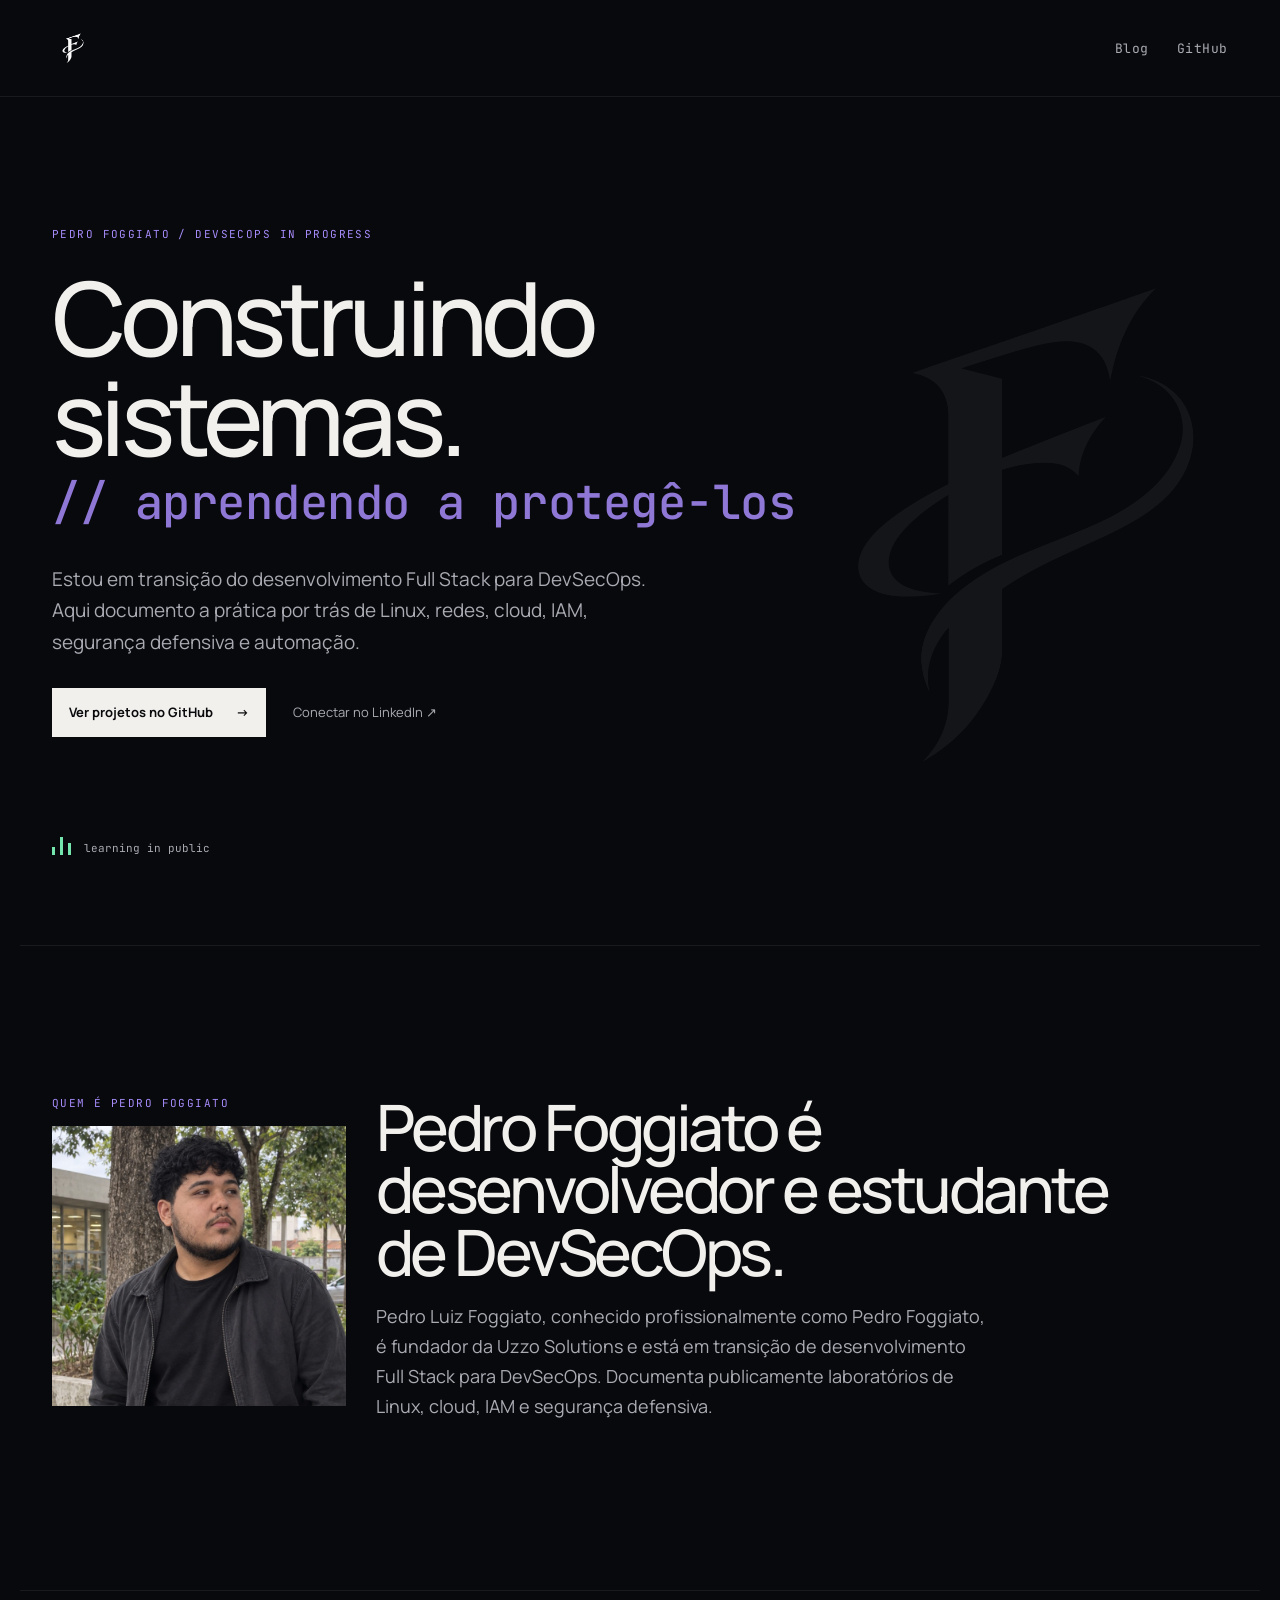
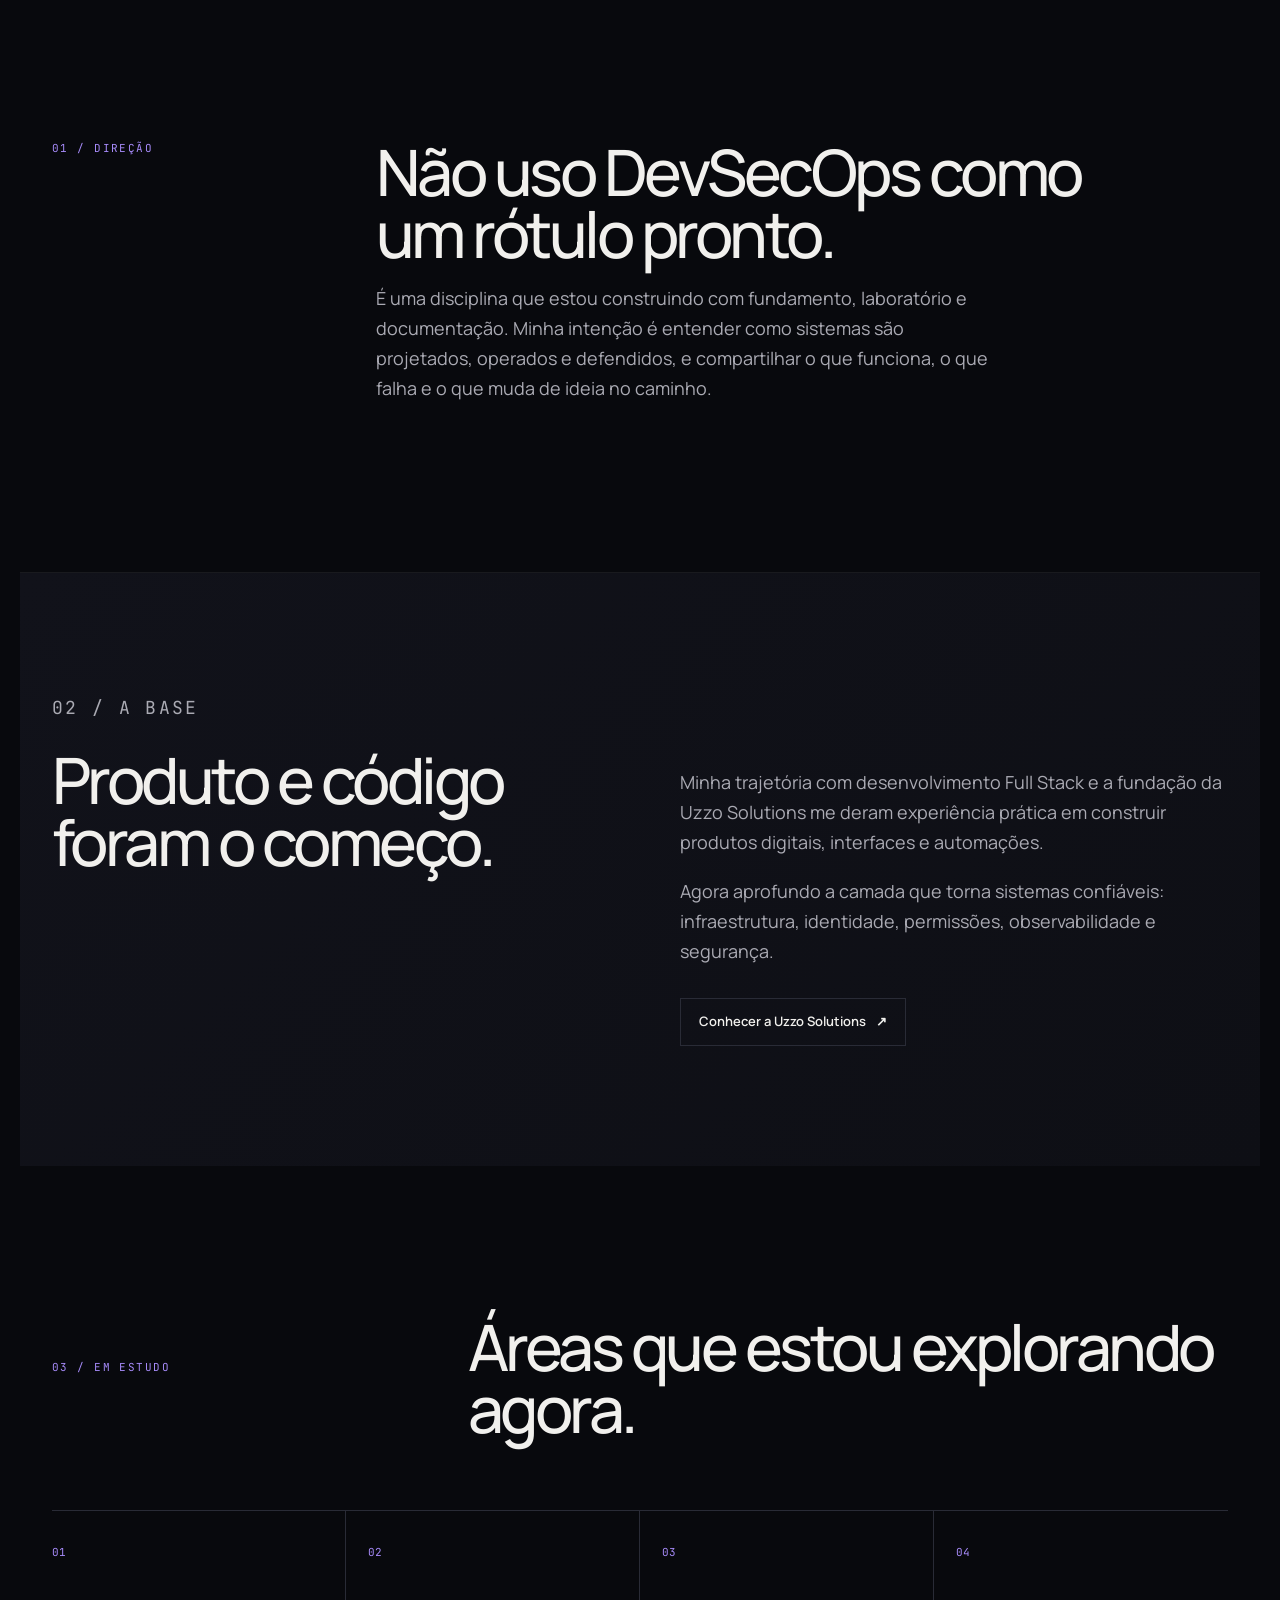
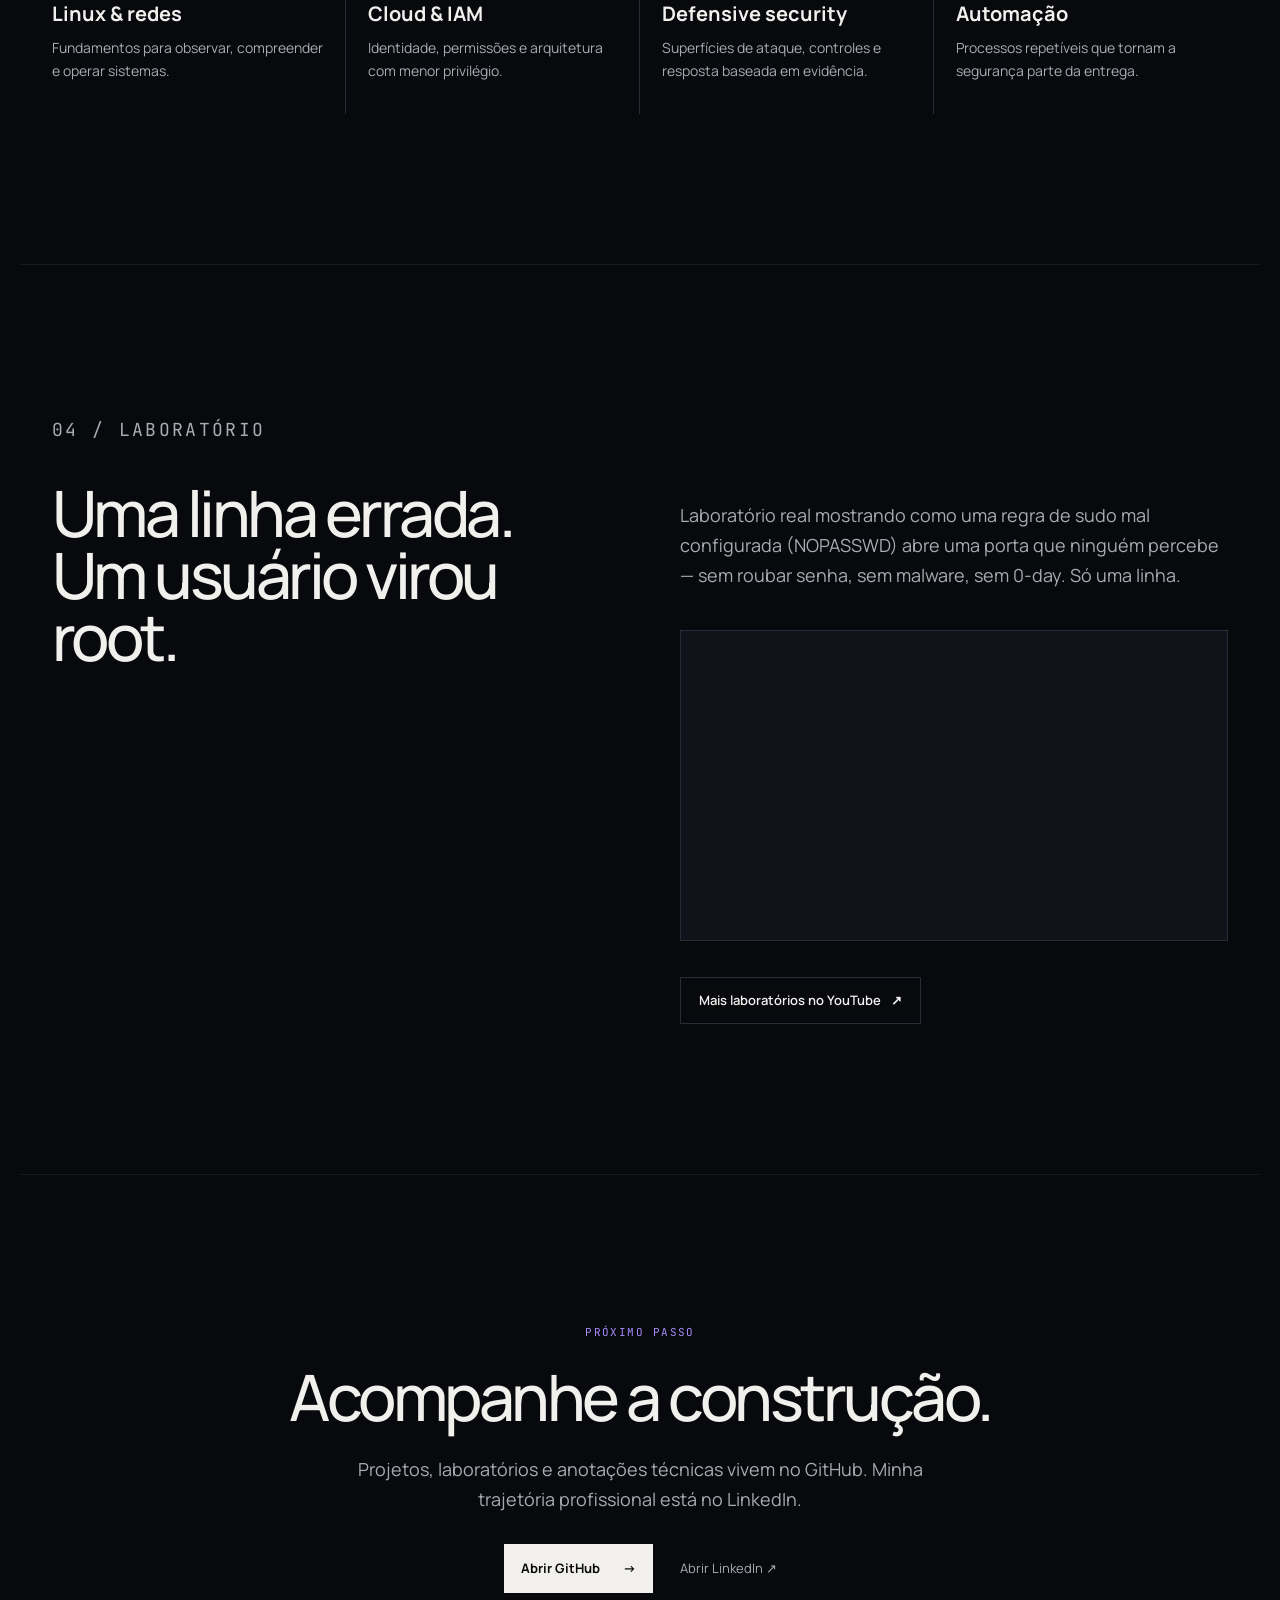
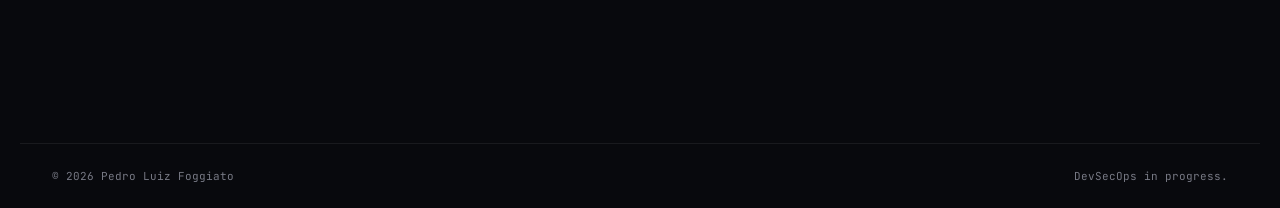
<file: index.html>
<!doctype html>
<html lang="pt-BR">
  <head>
    <meta charset="UTF-8" />
    <meta name="viewport" content="width=device-width, initial-scale=1" />
    <meta name="theme-color" content="#08090d" />
    <meta name="google-site-verification" content="QdRn0dxO1GtoSvScuud10HSMKqhm7QGSUVDw8UCFhO4" />
    <title>Pedro Foggiato | DevSecOps em construção</title>
    <meta name="description" content="Pedro Foggiato é estudante de DevSecOps com base Full Stack. Documenta estudos e projetos sobre Linux, redes, cloud, IAM, segurança defensiva e automação." />
    <link rel="canonical" href="https://pedrofoggiato.com/" />
    <link rel="icon" href="./assets/favicon.png?v=3" type="image/png" sizes="48x48" />
    <link rel="apple-touch-icon" href="./assets/apple-touch-icon.png?v=3" />
    <link rel="preconnect" href="https://fonts.googleapis.com" />
    <link rel="preconnect" href="https://fonts.gstatic.com" crossorigin />
    <meta property="og:type" content="website" />
    <meta property="og:locale" content="pt_BR" />
    <meta property="og:site_name" content="Pedro Foggiato" />
    <meta property="og:title" content="Pedro Foggiato | DevSecOps em construção" />
    <meta property="og:description" content="Estudante de DevSecOps com base Full Stack, documentando Linux, cloud, IAM, segurança defensiva e automação." />
    <meta property="og:url" content="https://pedrofoggiato.com/" />
    <meta property="og:image" content="https://pedrofoggiato.com/assets/banner.png" />
    <meta property="og:image:width" content="1200" />
    <meta property="og:image:height" content="630" />
    <meta name="twitter:card" content="summary_large_image" />
    <meta name="twitter:title" content="Pedro Foggiato | DevSecOps em construção" />
    <meta name="twitter:description" content="Estudante de DevSecOps com base Full Stack." />
    <meta name="twitter:image" content="https://pedrofoggiato.com/assets/banner.png" />
    <link rel="stylesheet" href="./styles.css" />
    <meta name="author" content="Pedro Foggiato" />
    <script type="application/ld+json">{"@context":"https://schema.org","@type":"ProfilePage","mainEntity":{"@type":"Person","@id":"https://pedrofoggiato.com/#pedro-foggiato","name":"Pedro Foggiato","alternateName":["Pedro Luiz Foggiato","Pedro Luís Foggiato","Pedro Foggiatto"],"url":"https://pedrofoggiato.com/","image":"https://pedrofoggiato.com/assets/pedro-foggiato-photo.jpg","jobTitle":"Estudante de DevSecOps","description":"Estudante de DevSecOps com base em desenvolvimento Full Stack, fundador da Uzzo Solutions.","knowsAbout":["DevSecOps","Segurança defensiva","Cloud e IAM","Linux","Desenvolvimento Full Stack","Automação"],"sameAs":["https://www.linkedin.com/in/pedrofoggiato/","https://github.com/pedrofoggiato","https://www.uzzosolutions.com/","https://www.uzzosolutions.com/pedro-foggiato","https://x.com/pedrofoggiato","https://www.facebook.com/pedroluizfoggiato/","https://www.reddit.com/user/pedrofoggiato/","https://dev.to/pedrofoggiato","https://medium.com/@pedrofoggiato","https://bsky.app/profile/pedrofoggiato.bsky.social","https://open.spotify.com/user/31i7nldj4y7vo3gcblcab6moinx4","https://www.youtube.com/@pedrofoggiato"],"worksFor":{"@type":"Organization","name":"Uzzo Solutions","url":"https://www.uzzosolutions.com/"},"alumniOf":{"@type":"EducationalOrganization","name":"Cubos Academy"},"hasCredential":[{"@type":"EducationalOccupationalCredential","credentialCategory":"certificate","about":"Systems Engineering","recognizedBy":{"@type":"Organization","name":"Cubos Academy"}}],"address":{"@type":"PostalAddress","addressCountry":"BR"},"inLanguage":"pt-BR"}}</script>
    <script type="application/ld+json">{"@context":"https://schema.org","@type":"VideoObject","name":"Uma linha errada no sudoers e esse usuário virou root (laboratório real)","description":"Laboratório real mostrando como uma regra de sudo mal configurada (NOPASSWD) abre uma porta que ninguém percebe — sem roubar senha, sem malware, sem 0-day. Só uma linha.","thumbnailUrl":"https://i.ytimg.com/vi/bPdpXPVz1OI/hqdefault.jpg","uploadDate":"2026-09-17","embedUrl":"https://www.youtube.com/embed/bPdpXPVz1OI","contentUrl":"https://youtu.be/bPdpXPVz1OI","publisher":{"@type":"Person","name":"Pedro Foggiato","url":"https://pedrofoggiato.com/"}}</script>
    <script type="application/ld+json">{"@context":"https://schema.org","@type":"FAQPage","mainEntity":[{"@type":"Question","name":"Quem é Pedro Foggiato?","acceptedAnswer":{"@type":"Answer","text":"Pedro Foggiato (Pedro Luiz Foggiato) é desenvolvedor e estudante de DevSecOps, fundador da Uzzo Solutions. Documenta publicamente estudos e laboratórios de Linux, cloud, IAM e segurança defensiva em pedrofoggiato.com e no GitHub."}}]}</script>
  </head>
  <body>
    <header class="nav"><div class="nav-inner"><a class="wordmark" href="#inicio" aria-label="Pedro Foggiato"><img src="./assets/mark-f.png" alt="Pedro Foggiato" class="mark" /></a><nav class="nav-links"><a href="/blog/">Blog</a><a href="https://github.com/pedrofoggiato" target="_blank" rel="noopener noreferrer">GitHub</a></nav></div></header>
    <main id="inicio">
      <section class="hero">
        <img src="./assets/mark-f.png" alt="" class="hero-mark" aria-hidden="true" />
        <p class="eyebrow">PEDRO FOGGIATO / DEVSECOPS IN PROGRESS</p>
        <h1>Construindo sistemas.<br /><span class="accent">// aprendendo a protegê-los</span></h1>
        <p class="lede">Estou em transição do desenvolvimento Full Stack para DevSecOps. Aqui documento a prática por trás de Linux, redes, cloud, IAM, segurança defensiva e automação.</p>
        <div class="actions"><a class="button" href="https://github.com/pedrofoggiato" target="_blank" rel="noopener noreferrer">Ver projetos no GitHub <span>→</span></a><a class="text-link" href="https://www.linkedin.com/in/pedrofoggiato/" target="_blank" rel="noopener noreferrer">Conectar no LinkedIn ↗</a></div>
        <div class="signal" aria-hidden="true"><i></i><i></i><i></i><span>learning in public</span></div>
      </section>
      <section id="quem-e" class="split" data-reveal><div class="split-media"><p class="eyebrow">QUEM É PEDRO FOGGIATO</p><img src="./assets/pedro-foggiato-photo.jpg" alt="Pedro Foggiato, fundador da Uzzo Solutions" class="avatar-photo" width="280" height="280" loading="lazy" /></div><div><h2>Pedro Foggiato é desenvolvedor e estudante de DevSecOps.</h2><p>Pedro Luiz Foggiato, conhecido profissionalmente como Pedro Foggiato, é fundador da Uzzo Solutions e está em transição de desenvolvimento Full Stack para DevSecOps. Documenta publicamente laboratórios de Linux, cloud, IAM e segurança defensiva.</p></div></section>
      <section id="direcao" class="split" data-reveal><p class="eyebrow">01 / DIREÇÃO</p><div><h2>Não uso DevSecOps como um rótulo pronto.</h2><p>É uma disciplina que estou construindo com fundamento, laboratório e documentação. Minha intenção é entender como sistemas são projetados, operados e defendidos, e compartilhar o que funciona, o que falha e o que muda de ideia no caminho.</p></div></section>
      <section id="base" class="base" data-reveal><p class="eyebrow">02 / A BASE</p><div class="base-grid"><h2>Produto e código foram o começo.</h2><div><p>Minha trajetória com desenvolvimento Full Stack e a fundação da Uzzo Solutions me deram experiência prática em construir produtos digitais, interfaces e automações.</p><p>Agora aprofundo a camada que torna sistemas confiáveis: infraestrutura, identidade, permissões, observabilidade e segurança.</p><a class="button-ghost" href="https://www.uzzosolutions.com/" target="_blank" rel="noopener noreferrer">Conhecer a Uzzo Solutions <span>↗</span></a></div></div></section>
      <section id="notas" class="notes" data-reveal><div class="notes-head"><p class="eyebrow">03 / EM ESTUDO</p><h2>Áreas que estou explorando agora.</h2></div><div class="topics"><article><span>01</span><h3>Linux & redes</h3><p>Fundamentos para observar, compreender e operar sistemas.</p></article><article><span>02</span><h3>Cloud & IAM</h3><p>Identidade, permissões e arquitetura com menor privilégio.</p></article><article><span>03</span><h3>Defensive security</h3><p>Superfícies de ataque, controles e resposta baseada em evidência.</p></article><article><span>04</span><h3>Automação</h3><p>Processos repetíveis que tornam a segurança parte da entrega.</p></article></div></section>
      <section id="laboratorio" class="lab" data-reveal><p class="eyebrow">04 / LABORATÓRIO</p><div class="lab-grid"><h2>Uma linha errada. Um usuário virou root.</h2><div><p>Laboratório real mostrando como uma regra de sudo mal configurada (NOPASSWD) abre uma porta que ninguém percebe — sem roubar senha, sem malware, sem 0-day. Só uma linha.</p><div class="lab-embed"><iframe src="https://www.youtube.com/embed/bPdpXPVz1OI" title="Uma linha errada no sudoers e esse usuário virou root (laboratório real)" loading="lazy" allow="accelerometer; autoplay; clipboard-write; encrypted-media; gyroscope; picture-in-picture; web-share" allowfullscreen></iframe></div><a class="button-ghost" href="https://www.youtube.com/@pedrofoggiato" target="_blank" rel="noopener noreferrer">Mais laboratórios no YouTube <span>↗</span></a></div></div></section>
      <section class="closing" data-reveal><p class="eyebrow">PRÓXIMO PASSO</p><h2>Acompanhe a construção.</h2><p>Projetos, laboratórios e anotações técnicas vivem no GitHub. Minha trajetória profissional está no LinkedIn.</p><div class="actions"><a class="button" href="https://github.com/pedrofoggiato" target="_blank" rel="noopener noreferrer">Abrir GitHub <span>→</span></a><a class="text-link" href="https://www.linkedin.com/in/pedrofoggiato/" target="_blank" rel="noopener noreferrer">Abrir LinkedIn ↗</a></div></section>
    </main>
    <footer><span>© <span id="year"></span> Pedro Luiz Foggiato</span><span>DevSecOps in progress.</span></footer>
    <script>document.getElementById("year").textContent = new Date().getFullYear();</script>
    <script>
      if (!window.matchMedia("(prefers-reduced-motion: reduce)").matches && "IntersectionObserver" in window) {
        var revealEls = document.querySelectorAll("[data-reveal]");
        var io = new IntersectionObserver(function (entries) {
          entries.forEach(function (entry) {
            if (entry.isIntersecting) {
              entry.target.classList.add("is-visible");
              io.unobserve(entry.target);
            }
          });
        }, { threshold: 0.15, rootMargin: "0px 0px -60px 0px" });
        revealEls.forEach(function (el) { io.observe(el); });
      } else {
        document.querySelectorAll("[data-reveal]").forEach(function (el) { el.classList.add("is-visible"); });
      }
    </script>
  </body>
</html>
</file>
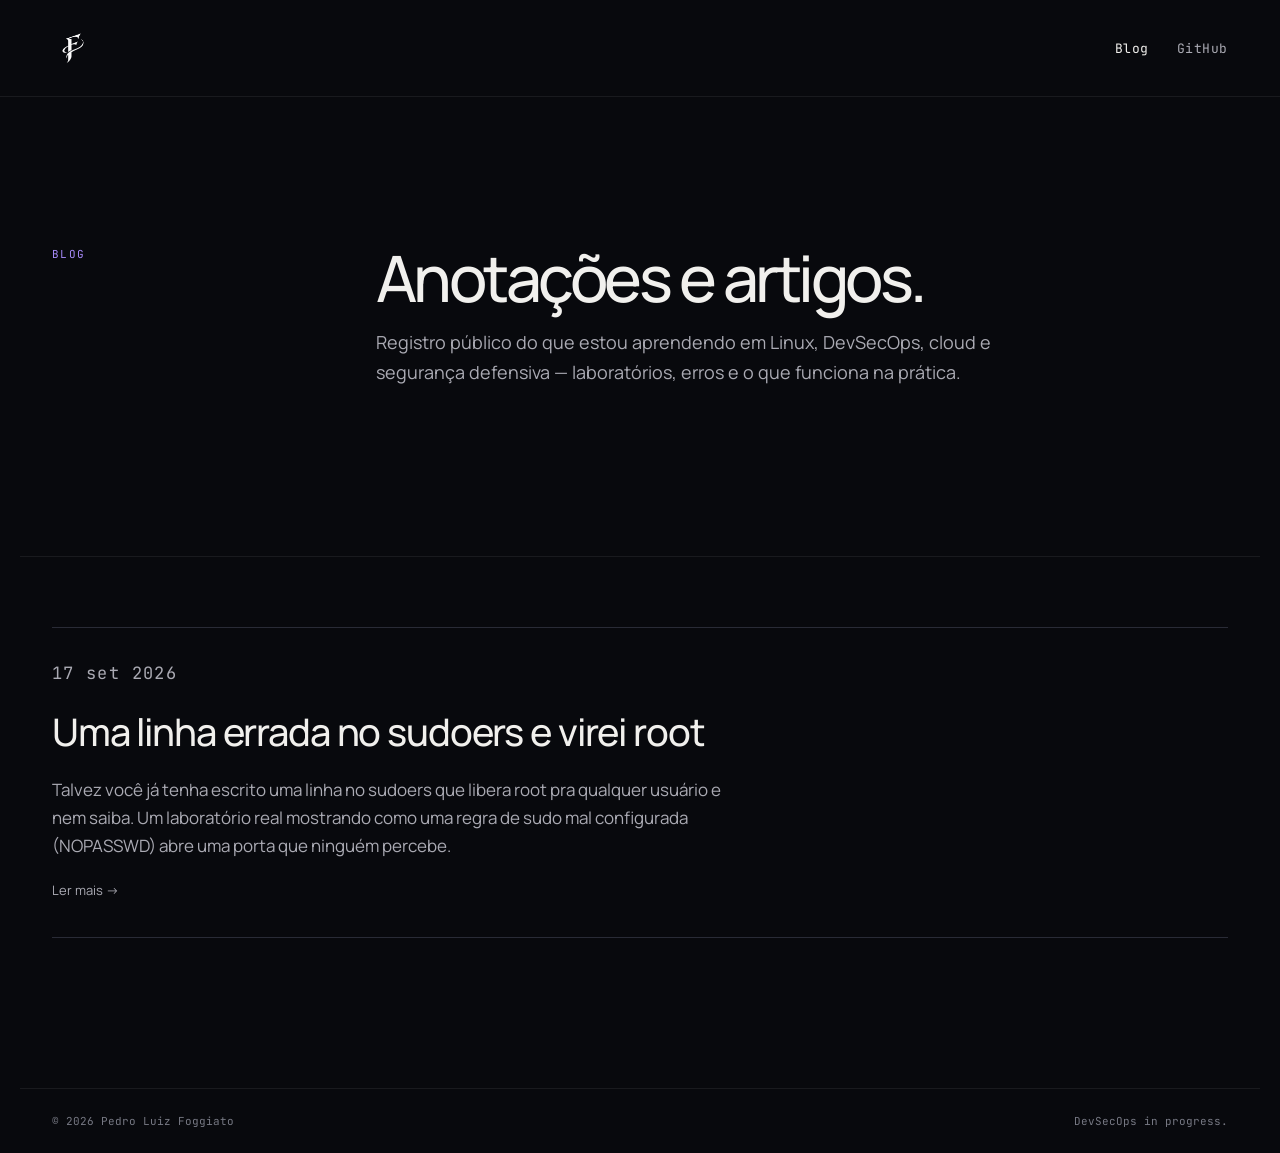
<file: blog/index.html>
<!doctype html>
<html lang="pt-BR">
  <head>
    <meta charset="UTF-8" />
    <meta name="viewport" content="width=device-width, initial-scale=1" />
    <meta name="theme-color" content="#08090d" />
    <title>Blog | Pedro Foggiato</title>
    <meta name="description" content="Anotações e artigos de Pedro Foggiato sobre Linux, DevSecOps, cloud e segurança defensiva — laboratórios reais, documentados aos poucos." />
    <link rel="canonical" href="https://pedrofoggiato.com/blog/" />
    <link rel="icon" href="../assets/favicon.png?v=3" type="image/png" sizes="48x48" />
    <link rel="apple-touch-icon" href="../assets/apple-touch-icon.png?v=3" />
    <link rel="preconnect" href="https://fonts.googleapis.com" />
    <link rel="preconnect" href="https://fonts.gstatic.com" crossorigin />
    <meta property="og:type" content="website" />
    <meta property="og:locale" content="pt_BR" />
    <meta property="og:site_name" content="Pedro Foggiato" />
    <meta property="og:title" content="Blog | Pedro Foggiato" />
    <meta property="og:description" content="Anotações e artigos sobre Linux, DevSecOps, cloud e segurança defensiva." />
    <meta property="og:url" content="https://pedrofoggiato.com/blog/" />
    <meta property="og:image" content="https://pedrofoggiato.com/assets/banner.png" />
    <meta property="og:image:width" content="1200" />
    <meta property="og:image:height" content="630" />
    <meta name="twitter:card" content="summary_large_image" />
    <meta name="twitter:title" content="Blog | Pedro Foggiato" />
    <meta name="twitter:image" content="https://pedrofoggiato.com/assets/banner.png" />
    <link rel="stylesheet" href="../styles.css" />
    <meta name="author" content="Pedro Foggiato" />
    <script type="application/ld+json">{"@context":"https://schema.org","@type":"Blog","name":"Blog | Pedro Foggiato","url":"https://pedrofoggiato.com/blog/","author":{"@type":"Person","name":"Pedro Foggiato","url":"https://pedrofoggiato.com/"}}</script>
  </head>
  <body>
    <header class="nav"><div class="nav-inner"><a class="wordmark" href="/" aria-label="Pedro Foggiato"><img src="../assets/mark-f.png" alt="Pedro Foggiato" class="mark" /></a><nav class="nav-links"><a href="/blog/" aria-current="page">Blog</a><a href="https://github.com/pedrofoggiato" target="_blank" rel="noopener noreferrer">GitHub</a></nav></div></header>
    <main>
      <section class="split" data-reveal><p class="eyebrow">BLOG</p><div><h2>Anotações e artigos.</h2><p>Registro público do que estou aprendendo em Linux, DevSecOps, cloud e segurança defensiva — laboratórios, erros e o que funciona na prática.</p></div></section>
      <div class="blog-list" data-reveal>
        <article class="post-card">
          <p class="post-date">17 set 2026</p>
          <h3><a href="/blog/uma-linha-errada-no-sudoers/">Uma linha errada no sudoers e virei root</a></h3>
          <p>Talvez você já tenha escrito uma linha no sudoers que libera root pra qualquer usuário e nem saiba. Um laboratório real mostrando como uma regra de sudo mal configurada (NOPASSWD) abre uma porta que ninguém percebe.</p>
          <a class="text-link" href="/blog/uma-linha-errada-no-sudoers/">Ler mais →</a>
        </article>
      </div>
    </main>
    <footer><span>© <span id="year"></span> Pedro Luiz Foggiato</span><span>DevSecOps in progress.</span></footer>
    <script>document.getElementById("year").textContent = new Date().getFullYear();</script>
    <script>
      if (!window.matchMedia("(prefers-reduced-motion: reduce)").matches && "IntersectionObserver" in window) {
        var revealEls = document.querySelectorAll("[data-reveal]");
        var io = new IntersectionObserver(function (entries) {
          entries.forEach(function (entry) {
            if (entry.isIntersecting) {
              entry.target.classList.add("is-visible");
              io.unobserve(entry.target);
            }
          });
        }, { threshold: 0.15, rootMargin: "0px 0px -60px 0px" });
        revealEls.forEach(function (el) { io.observe(el); });
      } else {
        document.querySelectorAll("[data-reveal]").forEach(function (el) { el.classList.add("is-visible"); });
      }
    </script>
  </body>
</html>
</file>
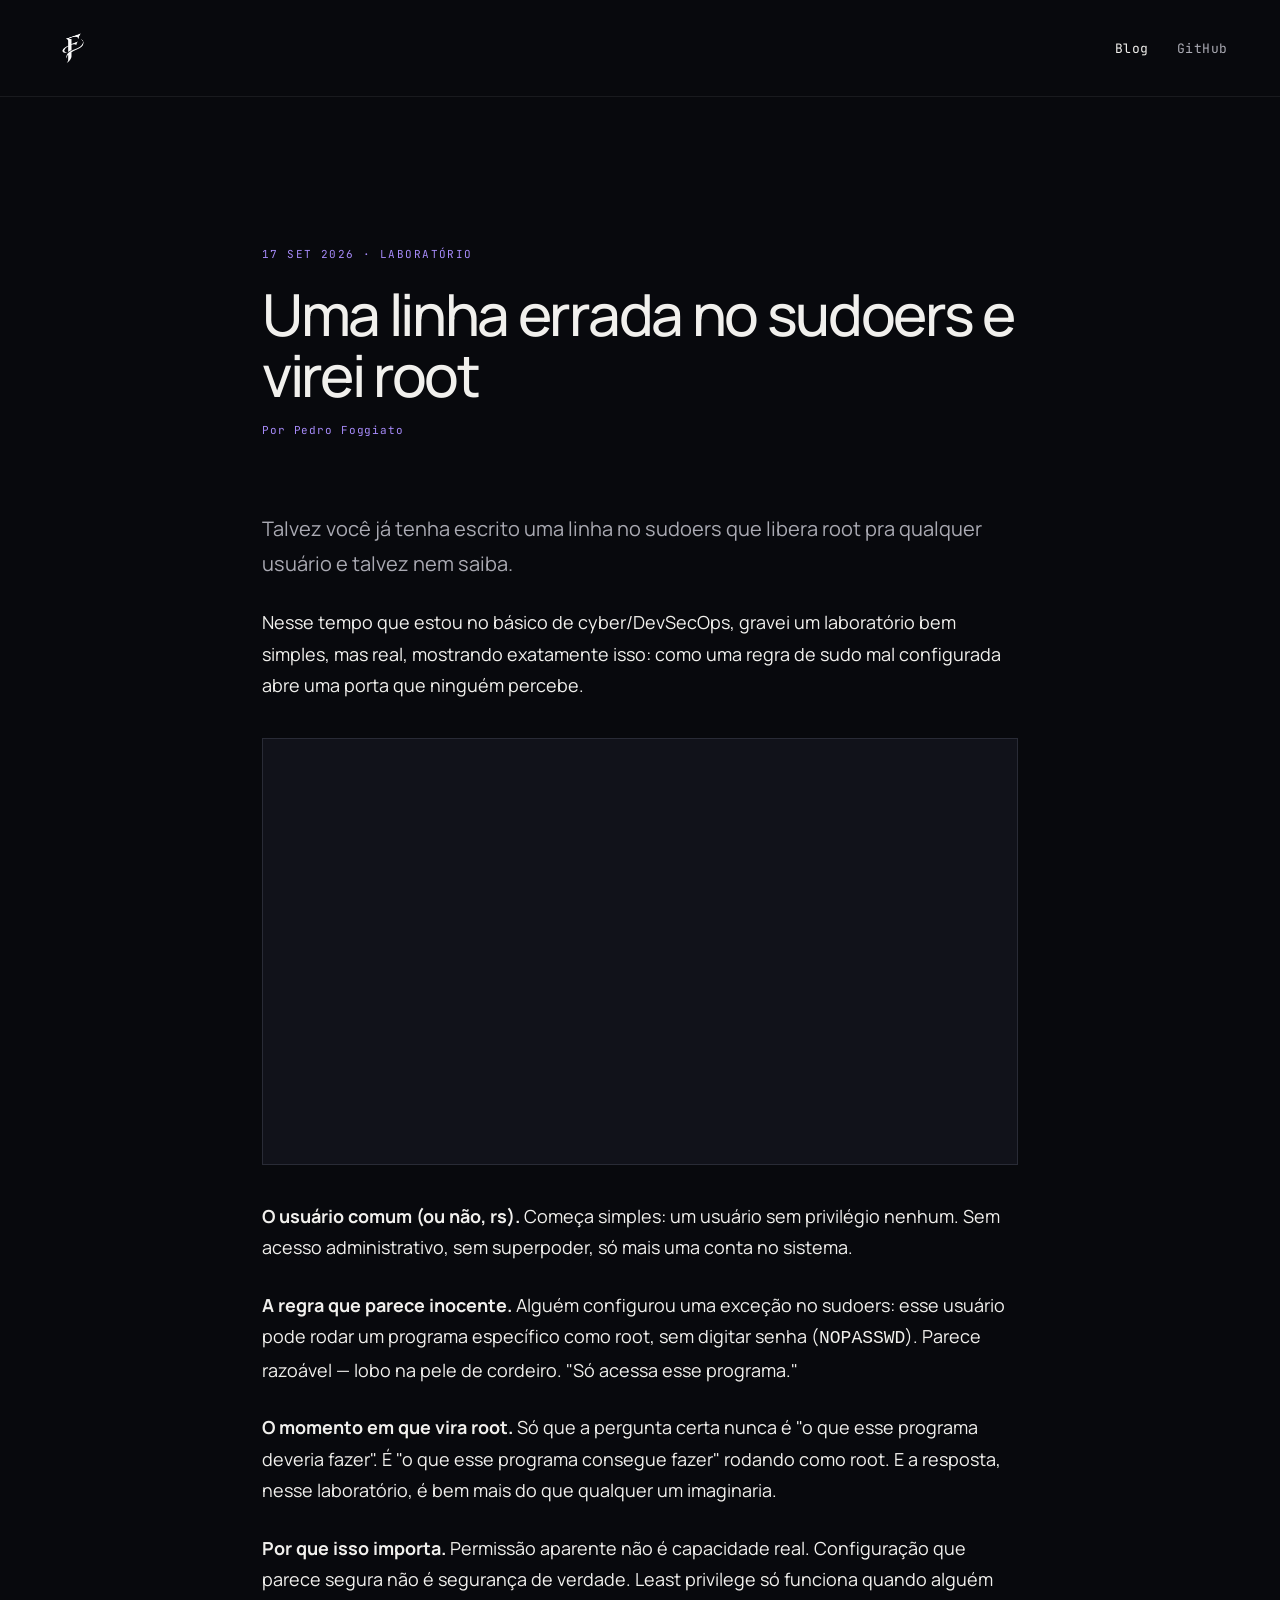
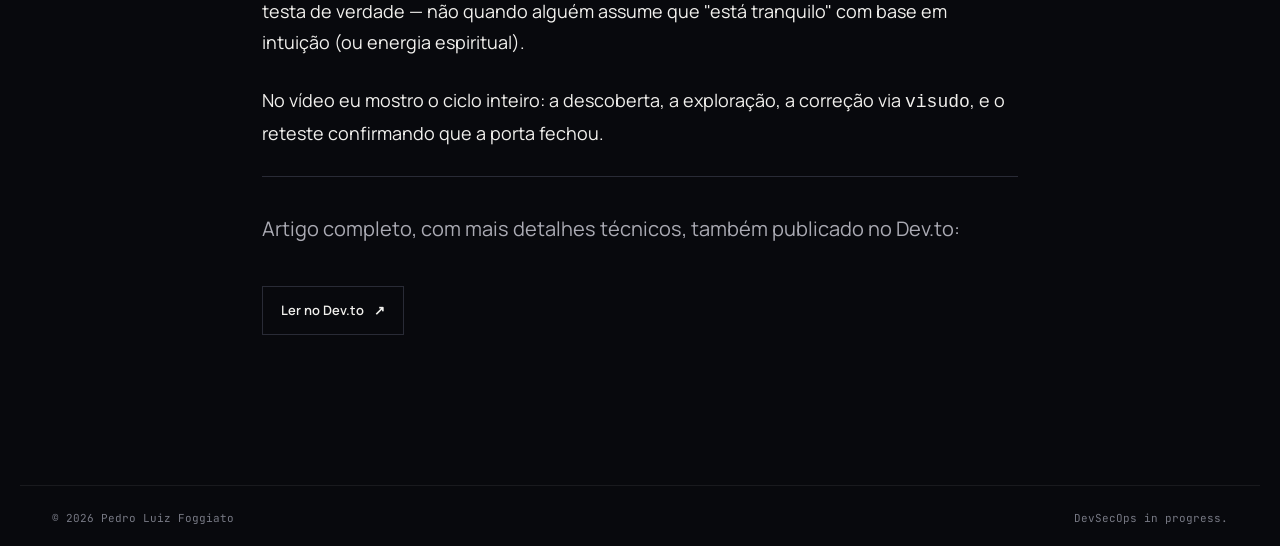
<file: blog/uma-linha-errada-no-sudoers/index.html>
<!doctype html>
<html lang="pt-BR">
  <head>
    <meta charset="UTF-8" />
    <meta name="viewport" content="width=device-width, initial-scale=1" />
    <meta name="theme-color" content="#08090d" />
    <title>Uma linha errada no sudoers e virei root | Pedro Foggiato</title>
    <meta name="description" content="Laboratório real mostrando como uma regra de sudo mal configurada (NOPASSWD) abre uma porta que ninguém percebe — sem roubar senha, sem malware, sem 0-day." />
    <link rel="canonical" href="https://pedrofoggiato.com/blog/uma-linha-errada-no-sudoers/" />
    <link rel="icon" href="../../assets/favicon.png?v=3" type="image/png" sizes="48x48" />
    <link rel="apple-touch-icon" href="../../assets/apple-touch-icon.png?v=3" />
    <link rel="preconnect" href="https://fonts.googleapis.com" />
    <link rel="preconnect" href="https://fonts.gstatic.com" crossorigin />
    <meta property="og:type" content="article" />
    <meta property="og:locale" content="pt_BR" />
    <meta property="og:site_name" content="Pedro Foggiato" />
    <meta property="og:title" content="Uma linha errada no sudoers e virei root" />
    <meta property="og:description" content="Laboratório real mostrando como uma regra de sudo mal configurada (NOPASSWD) abre uma porta que ninguém percebe." />
    <meta property="og:url" content="https://pedrofoggiato.com/blog/uma-linha-errada-no-sudoers/" />
    <meta property="og:image" content="https://i.ytimg.com/vi/bPdpXPVz1OI/hqdefault.jpg" />
    <meta name="twitter:card" content="summary_large_image" />
    <meta name="twitter:title" content="Uma linha errada no sudoers e virei root" />
    <meta name="twitter:image" content="https://i.ytimg.com/vi/bPdpXPVz1OI/hqdefault.jpg" />
    <link rel="stylesheet" href="../../styles.css" />
    <meta name="author" content="Pedro Foggiato" />
    <script type="application/ld+json">{"@context":"https://schema.org","@type":"BlogPosting","headline":"Uma linha errada no sudoers e virei root","datePublished":"2026-09-17","author":{"@type":"Person","name":"Pedro Foggiato","url":"https://pedrofoggiato.com/"},"publisher":{"@type":"Person","name":"Pedro Foggiato","url":"https://pedrofoggiato.com/"},"image":"https://i.ytimg.com/vi/bPdpXPVz1OI/hqdefault.jpg","mainEntityOfPage":"https://pedrofoggiato.com/blog/uma-linha-errada-no-sudoers/","description":"Laboratório real mostrando como uma regra de sudo mal configurada (NOPASSWD) abre uma porta que ninguém percebe."}</script>
    <script type="application/ld+json">{"@context":"https://schema.org","@type":"BreadcrumbList","itemListElement":[{"@type":"ListItem","position":1,"name":"Pedro Foggiato","item":"https://pedrofoggiato.com/"},{"@type":"ListItem","position":2,"name":"Blog","item":"https://pedrofoggiato.com/blog/"},{"@type":"ListItem","position":3,"name":"Uma linha errada no sudoers e virei root","item":"https://pedrofoggiato.com/blog/uma-linha-errada-no-sudoers/"}]}</script>
  </head>
  <body>
    <header class="nav"><div class="nav-inner"><a class="wordmark" href="/" aria-label="Pedro Foggiato"><img src="../../assets/mark-f.png" alt="Pedro Foggiato" class="mark" /></a><nav class="nav-links"><a href="/blog/" aria-current="page">Blog</a><a href="https://github.com/pedrofoggiato" target="_blank" rel="noopener noreferrer">GitHub</a></nav></div></header>
    <main>
      <div class="post-hero">
        <p class="eyebrow">17 SET 2026 · LABORATÓRIO</p>
        <h1>Uma linha errada no sudoers e virei root</h1>
        <p class="post-date">Por Pedro Foggiato</p>
      </div>
      <article class="post-body">
        <p>Talvez você já tenha escrito uma linha no sudoers que libera root pra qualquer usuário e talvez nem saiba.</p>
        <p>Nesse tempo que estou no básico de cyber/DevSecOps, gravei um laboratório bem simples, mas real, mostrando exatamente isso: como uma regra de sudo mal configurada abre uma porta que ninguém percebe.</p>
        <div class="lab-embed" style="max-width:100%;margin:36px 0"><iframe src="https://www.youtube.com/embed/bPdpXPVz1OI" title="Uma linha errada no sudoers e virei root" loading="lazy" allow="accelerometer; autoplay; clipboard-write; encrypted-media; gyroscope; picture-in-picture; web-share" allowfullscreen></iframe></div>
        <p><strong>O usuário comum (ou não, rs).</strong> Começa simples: um usuário sem privilégio nenhum. Sem acesso administrativo, sem superpoder, só mais uma conta no sistema.</p>
        <p><strong>A regra que parece inocente.</strong> Alguém configurou uma exceção no sudoers: esse usuário pode rodar um programa específico como root, sem digitar senha (<code>NOPASSWD</code>). Parece razoável — lobo na pele de cordeiro. "Só acessa esse programa."</p>
        <p><strong>O momento em que vira root.</strong> Só que a pergunta certa nunca é "o que esse programa deveria fazer". É "o que esse programa consegue fazer" rodando como root. E a resposta, nesse laboratório, é bem mais do que qualquer um imaginaria.</p>
        <p><strong>Por que isso importa.</strong> Permissão aparente não é capacidade real. Configuração que parece segura não é segurança de verdade. Least privilege só funciona quando alguém testa de verdade — não quando alguém assume que "está tranquilo" com base em intuição (ou energia espiritual).</p>
        <p>No vídeo eu mostro o ciclo inteiro: a descoberta, a exploração, a correção via <code>visudo</code>, e o reteste confirmando que a porta fechou.</p>
        <div class="original-link">
          <p>Artigo completo, com mais detalhes técnicos, também publicado no Dev.to:</p>
          <a class="button-ghost" href="https://dev.to/pedrofoggiato/uma-linha-errada-no-sudoers-e-virei-root-5cmc" target="_blank" rel="noopener noreferrer">Ler no Dev.to <span>↗</span></a>
        </div>
      </article>
    </main>
    <footer><span>© <span id="year"></span> Pedro Luiz Foggiato</span><span>DevSecOps in progress.</span></footer>
    <script>document.getElementById("year").textContent = new Date().getFullYear();</script>
  </body>
</html>
</file>
<file: styles.css>
@import url('https://fonts.googleapis.com/css2?family=JetBrains+Mono:wght@400;500;700&family=Manrope:wght@400;500;600;700&display=swap');
:root{--bg:#08090d;--surface:#11121a;--line:#292b36;--text:#f1f0ed;--muted:#aaaab3;--violet:#a78bfa;--signal:#74e6ad}*{box-sizing:border-box}html{scroll-behavior:smooth}body{margin:0;background:var(--bg);color:var(--text);font:400 16px/1.65 Manrope,Arial,sans-serif}.nav{position:sticky;top:0;z-index:50;background:var(--bg);border-bottom:1px solid #ffffff12}
.nav-inner{height:96px;max-width:1240px;margin:auto;padding:0 32px;display:flex;align-items:center;justify-content:space-between}.wordmark{display:inline-flex;align-items:center;text-decoration:none}.wordmark .mark{height:40px;width:auto;display:block}.nav-links{display:flex;gap:28px}.nav-links a{color:var(--muted);text-decoration:none;font:13px 'JetBrains Mono',monospace;letter-spacing:.04em;transition:color .2s ease}.nav-links a:hover,.nav-links a[aria-current]{color:var(--text)}a{color:inherit}.text-link:hover{color:var(--text)}.hero,.split,.base,.notes,.lab,.closing{max-width:1240px;margin:auto;padding-left:32px;padding-right:32px}.hero{position:relative;overflow:hidden;min-height:730px;padding-top:130px;padding-bottom:90px;border-bottom:1px solid #ffffff12}.hero-mark{position:absolute;top:50%;right:-70px;transform:translateY(-50%);height:640px;width:auto;opacity:.05;pointer-events:none;z-index:-1}.eyebrow{font:11px/1.4 'JetBrains Mono',monospace;letter-spacing:.13em;color:var(--violet);margin:0 0 26px}.hero h1,.split h2,.base h2,.notes h2,.lab h2,.closing h2{letter-spacing:-.055em;line-height:.97;margin:0;font-weight:500}.hero h1{font-size:clamp(54px,8vw,112px);max-width:940px}.hero h1 .accent{display:block;font-family:'JetBrains Mono',monospace;font-size:.46em;font-weight:500;letter-spacing:-.01em;color:var(--violet);opacity:.85;margin-top:.28em}.lede{max-width:625px;color:var(--muted);font-size:19px;margin:38px 0 30px}.actions{display:flex;align-items:center;gap:27px;flex-wrap:wrap}.button{background:var(--text);color:#0a0a0d;text-decoration:none;padding:14px 17px;font-weight:700;font-size:13px;transition:transform .2s ease,opacity .2s ease}.button:hover{opacity:.9;transform:translateY(-2px)}.button span{padding-left:20px;display:inline-block;transition:transform .2s ease}.button:hover span{transform:translateX(3px)}.button-ghost{display:inline-flex;align-items:center;gap:10px;margin-top:14px;border:1px solid var(--line);color:var(--text);text-decoration:none;padding:12px 18px;font-weight:600;font-size:13px;transition:border-color .2s ease,background-color .2s ease,transform .2s ease}.button-ghost:hover{border-color:var(--violet);background:#ffffff08;transform:translateY(-2px)}.button-ghost span{display:inline-block;transition:transform .2s ease}.button-ghost:hover span{transform:translateX(3px)}.text-link{color:var(--muted);font-size:13px;text-decoration:none;transition:color .2s ease}.signal{margin-top:100px;color:var(--muted);font:11px 'JetBrains Mono',monospace;display:flex;align-items:end;gap:5px}.signal i{display:block;background:var(--signal);width:3px;transform-origin:bottom;animation:signal-pulse 1.6s ease-in-out infinite}.signal i:nth-child(1){height:8px;animation-delay:0s}.signal i:nth-child(2){height:18px;animation-delay:.2s}.signal i:nth-child(3){height:12px;animation-delay:.4s}.signal span{margin-left:8px}
@keyframes signal-pulse{0%,100%{transform:scaleY(.55)}50%{transform:scaleY(1)}}
@media (prefers-reduced-motion: reduce){.signal i{animation:none}}
[data-reveal]{opacity:0;transform:translateY(22px);transition:opacity .6s ease,transform .6s ease}
[data-reveal].is-visible{opacity:1;transform:translateY(0)}.split{display:grid;grid-template-columns:25% 1fr;gap:30px;padding-top:150px;padding-bottom:150px;border-bottom:1px solid #ffffff12}.split h2,.base h2,.notes h2,.lab h2,.closing h2{font-size:clamp(38px,5vw,68px);max-width:760px}.split p:not(.eyebrow),.base p,.lab p,.closing p:not(.eyebrow){color:var(--muted);max-width:620px;font-size:18px;line-height:1.68}.split-media{display:flex;flex-direction:column}.split-media .eyebrow{margin-bottom:14px}.avatar-photo{width:100%;aspect-ratio:1/1;object-fit:cover;display:block}.lab{padding-top:150px;padding-bottom:150px;border-top:1px solid #ffffff12}.lab-grid{display:grid;grid-template-columns:1fr 1fr;gap:80px;margin-top:36px}.lab-grid>div{display:flex;flex-direction:column;align-items:flex-start;gap:22px}.lab-embed{position:relative;width:100%;padding-top:56.25%;background:var(--surface);border:1px solid var(--line)}.lab-embed iframe{position:absolute;inset:0;width:100%;height:100%;border:0}.base{padding-top:120px;padding-bottom:120px;background:linear-gradient(135deg,#11121a,#0e0f15)}.base-grid{display:grid;grid-template-columns:1fr 1fr;gap:80px}.base a{color:var(--text)}.notes{padding-top:150px;padding-bottom:150px}.notes-head{display:flex;justify-content:space-between;gap:60px;align-items:baseline}.topics{display:grid;grid-template-columns:repeat(4,1fr);margin-top:70px;border-top:1px solid var(--line)}.topics article{padding:26px 22px 32px 0;border-right:1px solid var(--line);transition:border-color .2s ease,background-color .2s ease}.topics article+article{padding-left:22px}.topics article:last-child{border:0}.topics article:hover{border-color:var(--violet);background-color:#ffffff08}.topics span{font:11px 'JetBrains Mono',monospace;color:var(--violet);transition:color .2s ease}.topics article:hover span{color:var(--text)}.topics h3{font-size:20px;margin:34px 0 6px;transition:color .2s ease}.topics article:hover h3{color:var(--violet)}.topics p{font-size:14px;color:var(--muted);margin:0}.closing{text-align:center;padding-top:150px;padding-bottom:150px;border-top:1px solid #ffffff12}.closing h2{margin:auto}.closing p:not(.eyebrow){margin:25px auto 30px}.closing .actions{justify-content:center}footer{max-width:1240px;padding:25px 32px;margin:auto;border-top:1px solid #ffffff12;color:#777984;font:11px 'JetBrains Mono',monospace;display:flex;justify-content:space-between}
.blog-list{max-width:1240px;margin:auto;padding:70px 32px 150px}.post-card{padding:34px 0;border-top:1px solid var(--line)}.post-card:last-child{border-bottom:1px solid var(--line)}.post-date{font:11px 'JetBrains Mono',monospace;color:var(--violet);letter-spacing:.08em;margin:0 0 12px}.post-card h3{font-size:clamp(26px,3.6vw,38px);letter-spacing:-.03em;margin:0 0 14px;font-weight:500}.post-card h3 a{text-decoration:none;transition:color .2s ease}.post-card h3 a:hover{color:var(--violet)}.post-card p{color:var(--muted);max-width:700px;font-size:17px;margin:0 0 16px}
.post-hero{max-width:820px;margin:auto;padding:150px 32px 0}.post-hero p.eyebrow{margin-bottom:22px}.post-hero h1{font-size:clamp(36px,5.4vw,58px);letter-spacing:-.04em;line-height:1.04;margin:0 0 18px;font-weight:500}.post-hero .post-date{margin:0 0 30px}.post-body{max-width:820px;margin:auto;padding:44px 32px 150px;font-size:18px;line-height:1.75;color:var(--text)}.post-body p{margin:0 0 26px}.post-body p:first-of-type{color:var(--muted);font-size:20px}.post-body strong{color:var(--text)}.post-body .original-link{margin-top:20px;padding-top:34px;border-top:1px solid var(--line)}
@media(max-width:700px){.blog-list{padding:50px 20px 100px}.post-hero{padding:95px 20px 0}.post-body{padding:34px 20px 100px}}@media(max-width:700px){.nav-inner{padding:0 20px;height:76px}.wordmark .mark{height:32px}.hero,.split,.base,.notes,.lab,.closing{padding-left:20px;padding-right:20px}.lab{padding-top:90px;padding-bottom:90px}.hero{padding-top:95px;padding-bottom:60px;min-height:640px}.hero h1{font-size:52px}.lede{font-size:17px}.split,.base-grid,.lab-grid{display:block}.lab-grid>div{margin-top:26px}.split{padding-top:90px;padding-bottom:90px}.split .eyebrow{margin-bottom:35px}.base{padding-top:85px;padding-bottom:85px}.base h2{margin-bottom:30px}.notes{padding-top:90px;padding-bottom:90px}.notes-head{display:block}.notes h2{font-size:43px}.topics{grid-template-columns:1fr 1fr;margin-top:45px}.topics article{padding:18px 12px 24px 0}.topics article:nth-child(2){border-right:0;padding-left:12px}.topics article:nth-child(3){padding-left:0;margin-top:25px}.topics article:nth-child(4){padding-left:12px;margin-top:25px}.closing{padding-top:100px;padding-bottom:100px}footer{padding:22px 20px}.signal{margin-top:75px}.hero-mark{height:320px;right:-110px;opacity:.045}}
</file>
